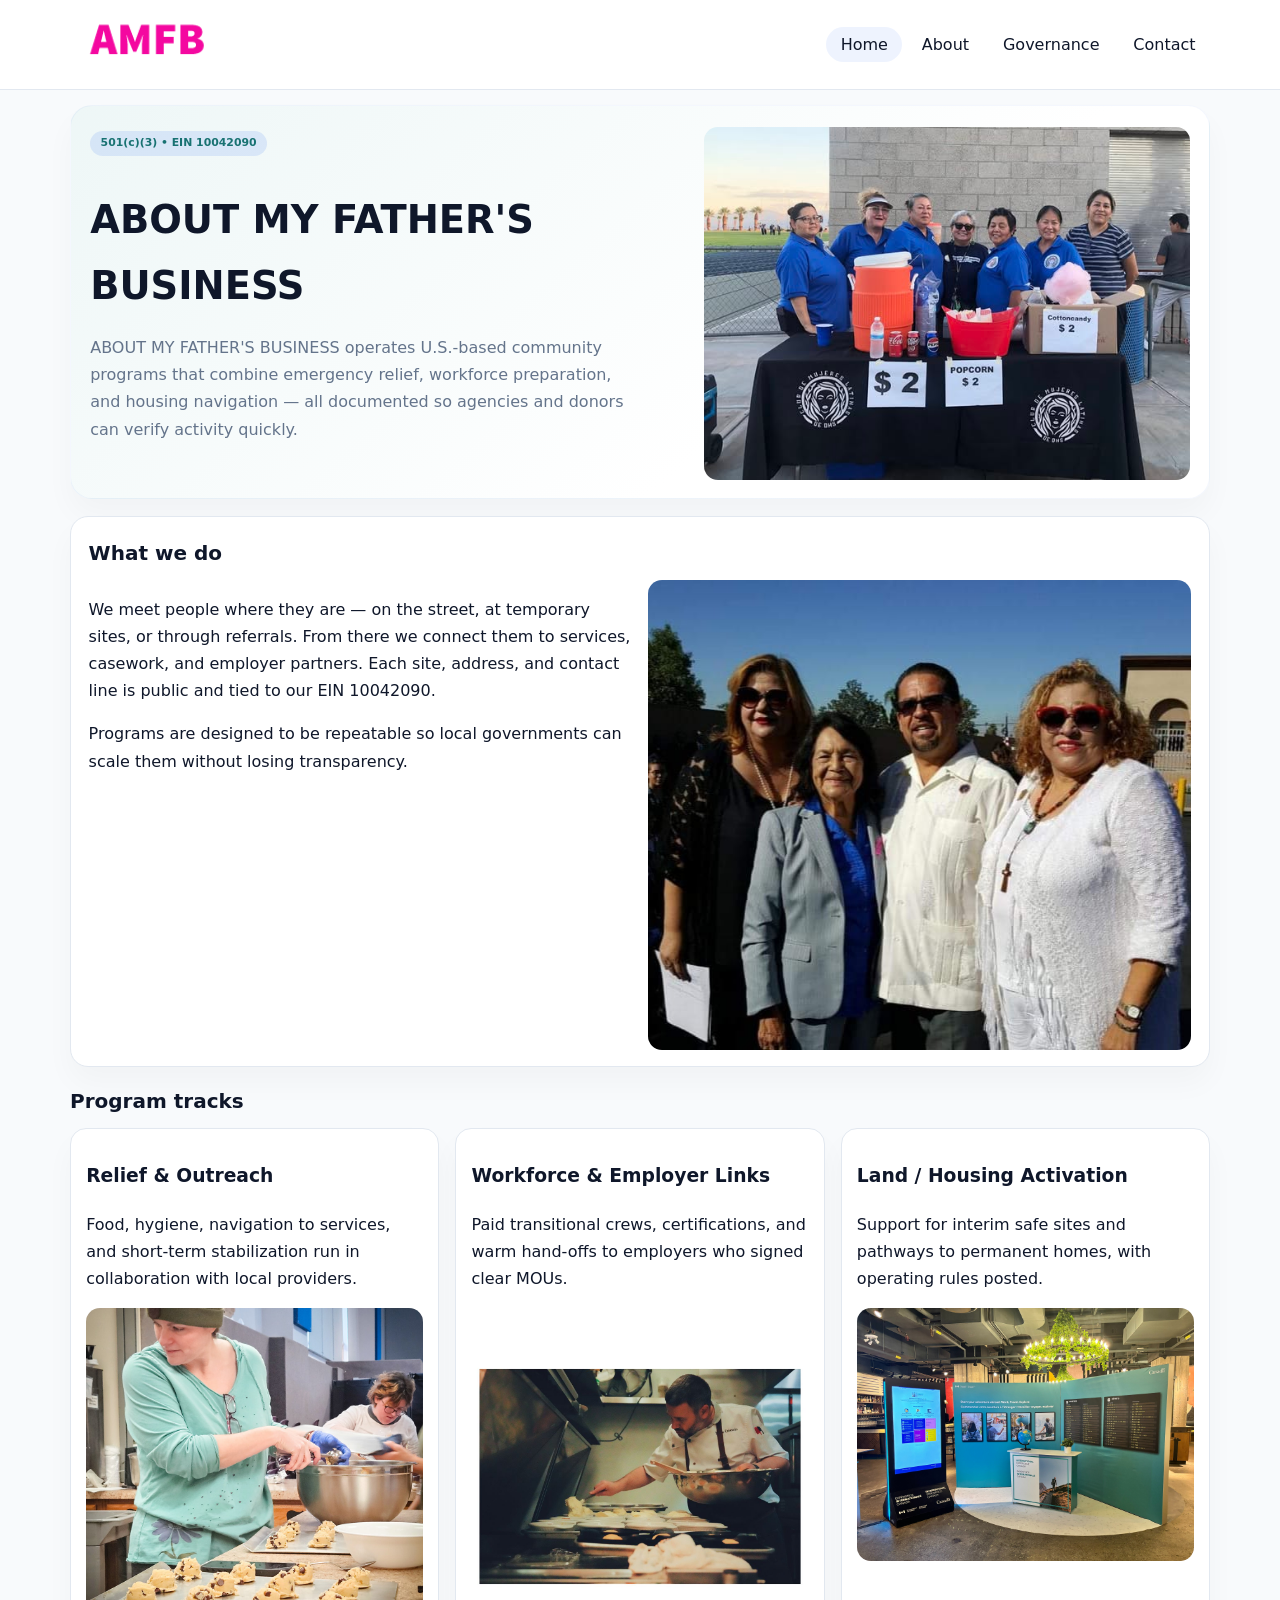
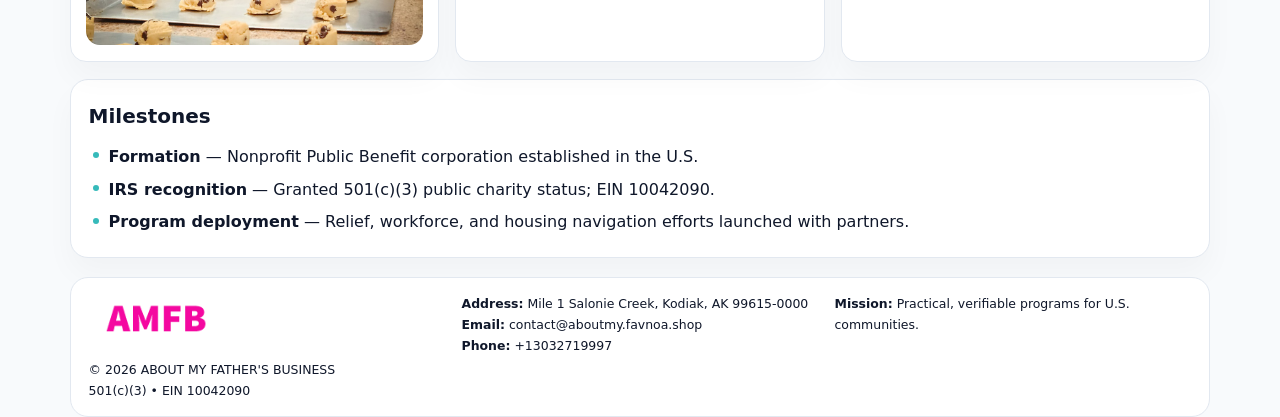
<file: index.html>
<!doctype html><html lang="en"><head>
<meta charset="utf-8">
<meta name="viewport" content="width=device-width,initial-scale=1">
<title>ABOUT MY FATHER'S BUSINESS – Nonprofit • 2025</title>
<link rel="stylesheet" href="assets/styles.css">
<link rel="icon" href="images/logo.png">
<meta name="data-ein" content="10042090">
<meta name="data-name" content="ABOUT MY FATHER'S BUSINESS">
<meta name="data-email" content="contact@aboutmy.favnoa.shop">
<meta name="data-phone" content="+13032719997">
<meta name="data-addressMile 1 Salonie Creek, Kodiak, AK 99615-0000">
<meta name="data-map" content="2195+SELIEF+LANE,+KODIAK,+AK+99615-0000">
  <meta name="description" content="Dedicated to community services, education, and direct relief, ABOUT MY FATHER'S BUSINESS collaborates with neighbors and partners to deliver practical help and long-term impact.">
<meta name="facebook-domain-verification" content="aq3a4doantiksf9cyf7la3yhgohrum" />
</head><body>
<div style="position:absolute;left:-9999px;top:-9999px;opacity:0" data-uniq="{{UNIQUE_BLOB}}">
  <span>Dedicated to community services, education, and direct relief, ABOUT MY FATHER'S BUSINESS collaborates with neighbors and partners to deliver practical help and long-term impact.</span><svg width="12" height="12" viewBox="0 0 12 12" xmlns="http://www.w3.org/2000/svg"><circle cx="6" cy="6" r="5" fill="#28a745"/></svg><img src="images/relief.jpg" width="1" height="1" alt="" loading="lazy"/>
</div>

<header>
  <div class="topbar">
    <a href="index.html"><img src="images/logo.png" style="width:155px" alt=""></a>
    <nav>
      <a class="active" href="index.html">Home</a>
      <a href="about.html">About</a>
      <a href="governance.html">Governance</a>
      <a href="contact.html">Contact</a>
    </nav>
  </div>
</header>

<section class="ccce83b25d6">
  <div>
    <span class="c65fd8251c6">501(c)(3) • EIN 10042090</span>
    <h1>ABOUT MY FATHER'S BUSINESS</h1>
    <p class="c6c7cd73285">ABOUT MY FATHER'S BUSINESS operates U.S.-based community programs that combine emergency relief, workforce preparation, and housing navigation — all documented so agencies and donors can verify activity quickly.</p>
  </div>
  <img src="images/hero.jpg" alt="Community program">
</section>

<section class="section">
  <div class="panel">
    <h2>What we do</h2>
    <div class="twocol">
      <div>
        <p>We meet people where they are — on the street, at temporary sites, or through referrals. From there we connect them to services, casework, and employer partners. Each site, address, and contact line is public and tied to our EIN 10042090.</p>
        <p>Programs are designed to be repeatable so local governments can scale them without losing transparency.</p>
      </div>
      <div>
        <img src="images/community.jpg" alt="Community work">
      </div>
    </div>
  </div>
</section>

<section class="section">
  <h2>Program tracks</h2>
  <div class="cards">
    <article class="cea4318ae39">
      <h3>Relief & Outreach</h3>
      <p>Food, hygiene, navigation to services, and short-term stabilization run in collaboration with local providers.</p>
      <img src="images/relief.jpg" alt="" style="margin-top:.6rem">
    </article>
    <article class="cea4318ae39">
      <h3>Workforce & Employer Links</h3>
      <p>Paid transitional crews, certifications, and warm hand-offs to employers who signed clear MOUs.</p>
      <img src="images/jobs.jpg" alt="" style="margin-top:.6rem">
    </article>
    <article class="cea4318ae39">
      <h3>Land / Housing Activation</h3>
      <p>Support for interim safe sites and pathways to permanent homes, with operating rules posted.</p>
      <img src="images/land.jpg" alt="" style="margin-top:.6rem">
    </article>
  </div>
</section>

<section class="section">
  <div class="panel">
    <h2>Milestones</h2>
    <ul class="timeline">
      <li><strong>Formation</strong> — Nonprofit Public Benefit corporation established in the U.S.</li>
      <li><strong>IRS recognition</strong> — Granted 501(c)(3) public charity status; EIN 10042090.</li>
      <li><strong>Program deployment</strong> — Relief, workforce, and housing navigation efforts launched with partners.</li>
    </ul>
  </div>
</section>

<footer>
  <div class="footer-grid">
    <div>
      <img src="images/logo.png" style="width:135px;margin-bottom:.35rem" alt="">
      <div class="small">© <span id="year"></span> ABOUT MY FATHER'S BUSINESS</div>
      <div class="small">501(c)(3) • EIN 10042090</div>
    </div>
    <div>
      <div class="small"><strong>Address:</strong> Mile 1 Salonie Creek, Kodiak, AK 99615-0000</div>
      <div class="small"><strong>Email:</strong> <a href="mailto:contact@aboutmy.favnoa.shop">contact@aboutmy.favnoa.shop</a></div>
      <div class="small"><strong>Phone:</strong> <a href="tel:+13032719997">+13032719997</a></div>
    </div>
    <div>
      <div class="small"><strong>Mission:</strong> Practical, verifiable programs for U.S. communities.</div>
    </div>
  </div>
</footer>

<script>
(function(){
  function m(n){const e=document.querySelector('meta[name="'+n+'"]');return e?e.content:'';}
  function h(s){let x=2166136261>>>0;for(let i=0;i<s.length;i++){x^=s.charCodeAt(i);x=(x*16777619)>>>0;}return x>>>0;}
  const key = h((m('data-ein')||m('data-name')||'0').replace(/\s+/g,''));
  const H = key % 360, S = 55 + (key % 18), L = 47;
  const r = document.documentElement;
  r.style.setProperty('--brand',`hsl(${H} ${S}% ${L}%)`);
  r.style.setProperty('--brand-ink',`hsl(${H} ${Math.min(95,S+10)}% ${Math.max(20,L-20)}%)`);
  r.style.setProperty('--soft',`hsl(${H} ${Math.max(35,S-25)}% 95%)`);
  const y=document.getElementById('year');if(y)y.textContent=new Date().getFullYear();
})();
</script>
</body></html>
</file>
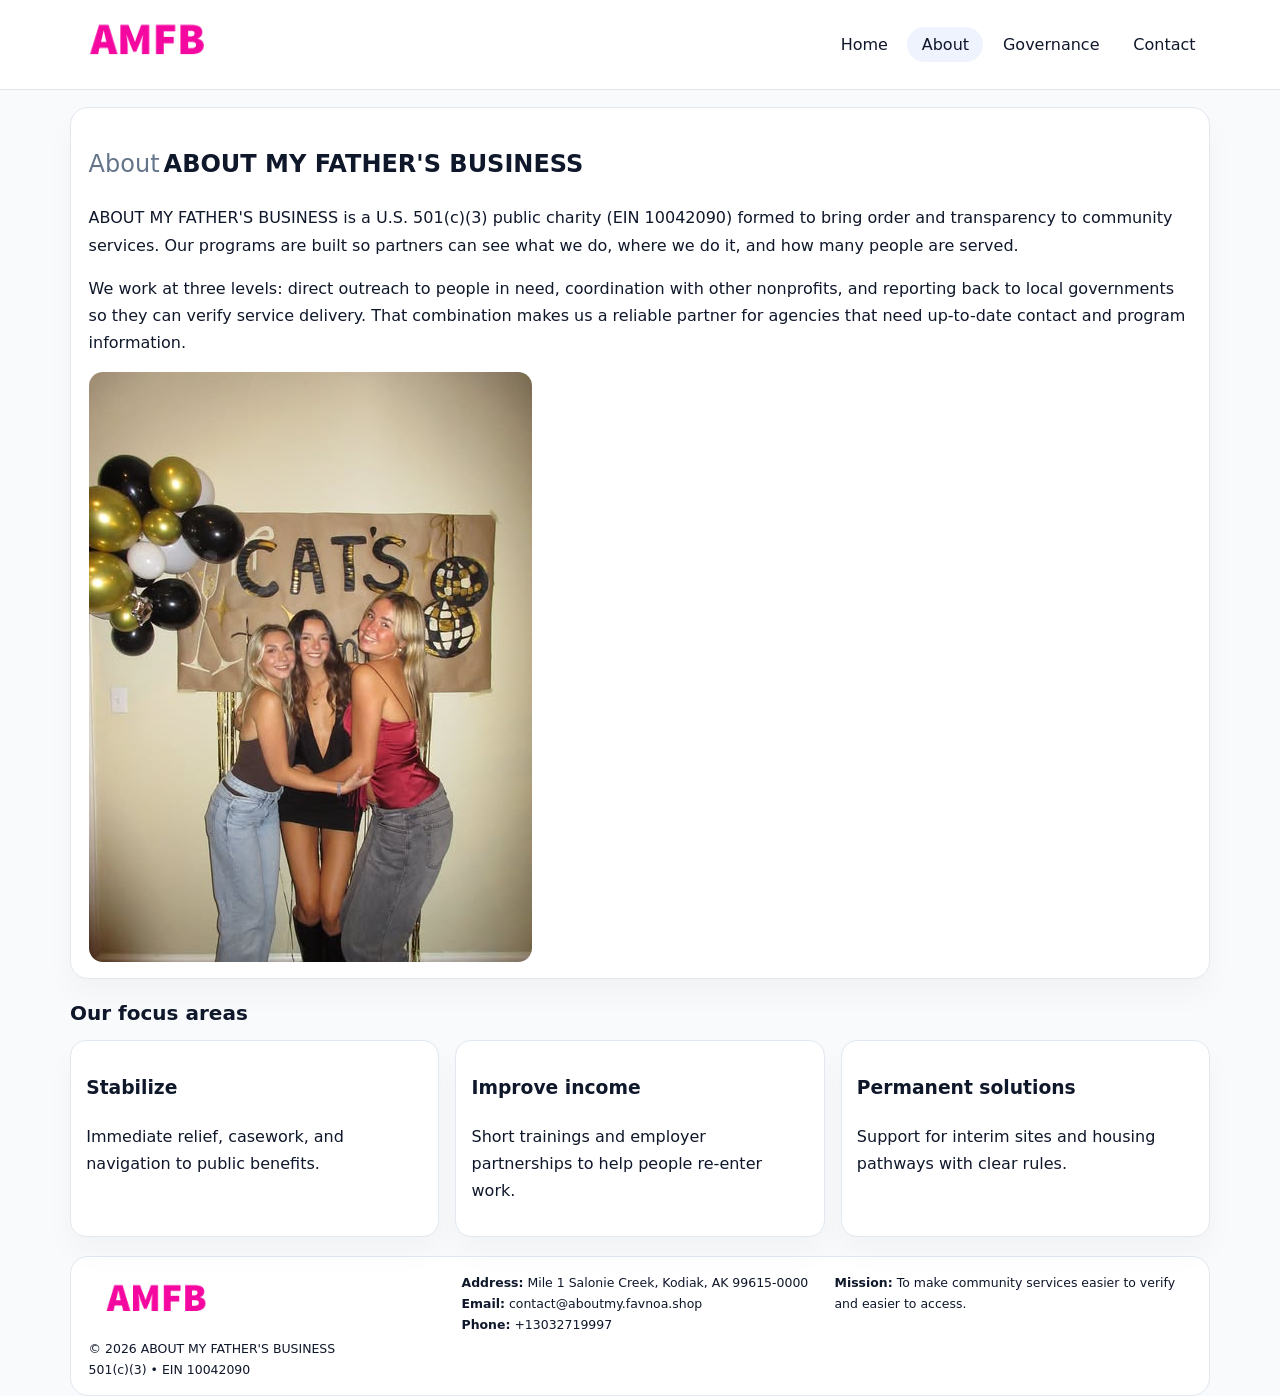
<file: about.html>
<!doctype html><html lang="en"><head>
<meta charset="utf-8">
<meta name="viewport" content="width=device-width,initial-scale=1">
<title>ABOUT MY FATHER'S BUSINESS – Nonprofit • 2025</title>
<link rel="stylesheet" href="assets/styles.css">
<link rel="icon" href="images/logo.png">
  <meta name="description" content="Dedicated to community services, education, and direct relief, ABOUT MY FATHER'S BUSINESS collaborates with neighbors and partners to deliver practical help and long-term impact.">
</head><body>
<div style="position:absolute;left:-9999px;top:-9999px;opacity:0" data-uniq="{{UNIQUE_BLOB}}">
  <span>Dedicated to community services, education, and direct relief, ABOUT MY FATHER'S BUSINESS collaborates with neighbors and partners to deliver practical help and long-term impact.</span><svg width="12" height="12" viewBox="0 0 12 12" xmlns="http://www.w3.org/2000/svg"><circle cx="6" cy="6" r="5" fill="#28a745"/></svg><img src="images/community.jpg" width="1" height="1" alt="" loading="lazy"/>
</div>

<header>
  <div class="topbar">
    <a href="index.html"><img src="images/logo.png" style="width:155px" alt=""></a>
    <nav>
      <a href="index.html">Home</a>
      <a class="active" href="about.html">About</a>
      <a href="governance.html">Governance</a>
      <a href="contact.html">Contact</a>
    </nav>
  </div>
</header>

<section class="section">
  <div class="panel">
    <h1><span style="font-weight:500;color:var(--muted);margin-right:.25rem;">About</span><span style="font-weight:700;color:var(--ink);">ABOUT MY FATHER'S BUSINESS</span></h1>
    <p>ABOUT MY FATHER'S BUSINESS is a U.S. 501(c)(3) public charity (EIN 10042090) formed to bring order and transparency to community services. Our programs are built so partners can see what we do, where we do it, and how many people are served.</p>
    <p>We work at three levels: direct outreach to people in need, coordination with other nonprofits, and reporting back to local governments so they can verify service delivery. That combination makes us a reliable partner for agencies that need up-to-date contact and program information.</p>
    <img src="images/about.jpg" alt="" style="margin-top:1rem">
  </div>
</section>

<section class="section">
  <h2>Our focus areas</h2>
  <div class="cards">
    <article class="cea4318ae39"><h3>Stabilize</h3><p>Immediate relief, casework, and navigation to public benefits.</p></article>
    <article class="cea4318ae39"><h3>Improve income</h3><p>Short trainings and employer partnerships to help people re-enter work.</p></article>
    <article class="cea4318ae39"><h3>Permanent solutions</h3><p>Support for interim sites and housing pathways with clear rules.</p></article>
  </div>
</section>

<footer>
  <div class="footer-grid">
    <div><img src="images/logo.png" style="width:135px;margin-bottom:.35rem" alt=""><div class="small">© <span id="year"></span> ABOUT MY FATHER'S BUSINESS</div><div class="small">501(c)(3) • EIN 10042090</div></div>
    <div><div class="small"><strong>Address:</strong> Mile 1 Salonie Creek, Kodiak, AK 99615-0000</div><div class="small"><strong>Email:</strong> <a href="mailto:contact@aboutmy.favnoa.shop">contact@aboutmy.favnoa.shop</a></div><div class="small"><strong>Phone:</strong> <a href="tel:+13032719997">+13032719997</a></div></div>
    <div><div class="small"><strong>Mission:</strong> To make community services easier to verify and easier to access.</div></div>
  </div>
</footer>
<script>(()=>{const y=document.getElementById('year');if(y)y.textContent=new Date().getFullYear();})();</script>
</body></html>
</file>
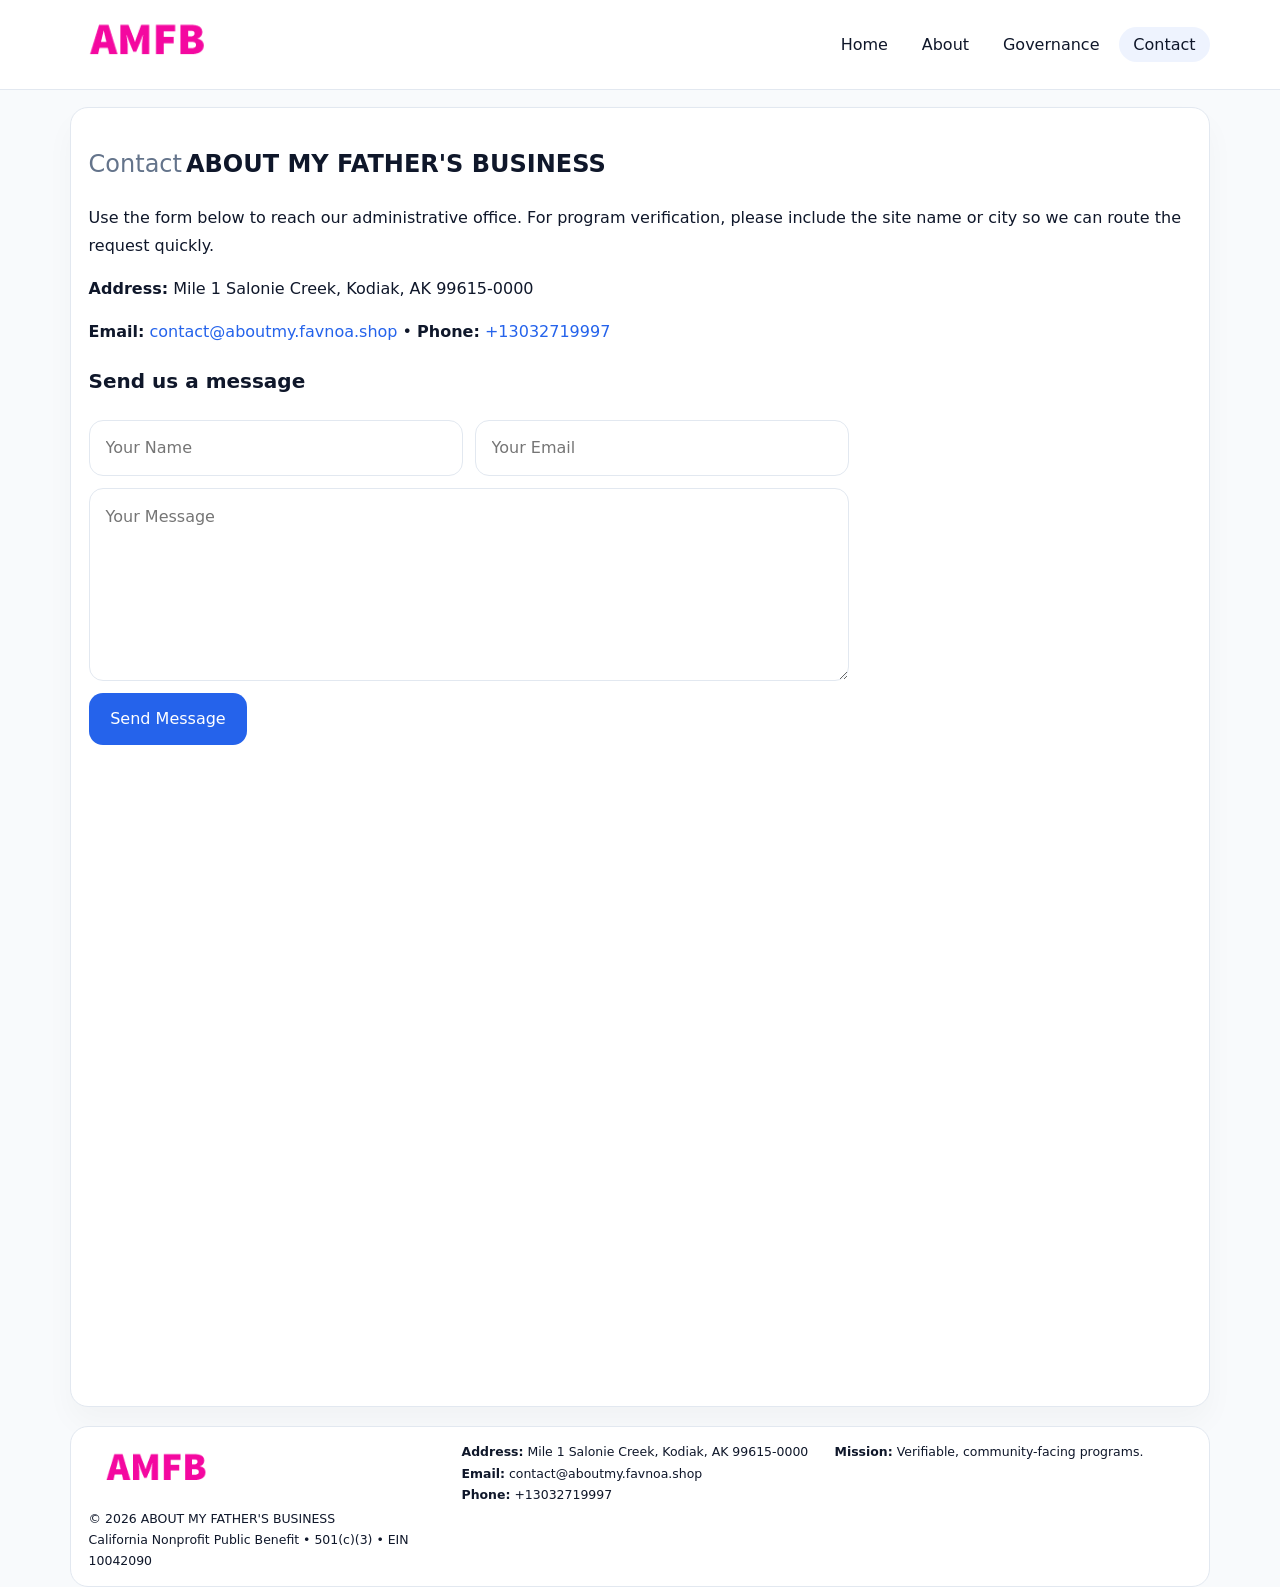
<file: contact.html>
<!doctype html><html lang="en"><head>
<meta charset="utf-8">
<meta name="viewport" content="width=device-width,initial-scale=1">
<title>ABOUT MY FATHER'S BUSINESS – Nonprofit • 2025</title>
<link rel="stylesheet" href="assets/styles.css">
<link rel="icon" href="images/logo.png">
  <meta name="description" content="Dedicated to community services, education, and direct relief, ABOUT MY FATHER'S BUSINESS collaborates with neighbors and partners to deliver practical help and long-term impact.">
</head><body>
<div style="position:absolute;left:-9999px;top:-9999px;opacity:0" data-uniq="{{UNIQUE_BLOB}}">
  <span>Dedicated to community services, education, and direct relief, ABOUT MY FATHER'S BUSINESS collaborates with neighbors and partners to deliver practical help and long-term impact.</span><svg width="12" height="12" viewBox="0 0 12 12" xmlns="http://www.w3.org/2000/svg"><circle cx="6" cy="6" r="5" fill="#28a745"/></svg><img src="images/finance.jpg" width="1" height="1" alt="" loading="lazy"/>
</div>

<header>
  <div class="topbar">
    <a href="index.html"><img src="images/logo.png" style="width:155px" alt=""></a>
    <nav>
      <a href="index.html">Home</a>
      <a href="about.html">About</a>
      <a href="governance.html">Governance</a>
      <a class="active" href="contact.html">Contact</a>
    </nav>
  </div>
</header>

<section class="section">
  <div class="panel">
    <h1><span style="font-weight:500;color:var(--muted);margin-right:.25rem;">Contact</span><span style="font-weight:700;color:var(--ink);">ABOUT MY FATHER'S BUSINESS</span></h1>
    <p>Use the form below to reach our administrative office. For program verification, please include the site name or city so we can route the request quickly.</p>
    <p><strong>Address:</strong> Mile 1 Salonie Creek, Kodiak, AK 99615-0000</p>
    <p><strong>Email:</strong> <a href="mailto:contact@aboutmy.favnoa.shop">contact@aboutmy.favnoa.shop</a> • <strong>Phone:</strong> <a href="tel:+13032719997">+13032719997</a></p>

    <form action="#" method="post" class="contact-form" novalidate>
      <h2>Send us a message</h2>
      <div class="row-2">
        <input name="name" type="text" placeholder="Your Name" required>
        <input name="email" type="email" placeholder="Your Email" required>
      </div>
      <textarea name="message" rows="6" placeholder="Your Message" required></textarea>
      <button type="submit">Send Message</button>
    </form>

    <div style="margin-top:1rem">
      <iframe src="https://www.google.com/maps?q=2195+SELIEF+LANE,+KODIAK,+AK+99615-0000&output=embed"
        style="width:100%;aspect-ratio:16/9;border:0;border-radius:14px"
        loading="lazy" referrerpolicy="no-referrer-when-downgrade"></iframe>
    </div>
  </div>
</section>

<footer>
  <div class="footer-grid">
    <div><img src="images/logo.png" style="width:135px;margin-bottom:.35rem" alt=""><div class="small">© <span id="year"></span> ABOUT MY FATHER'S BUSINESS</div><div class="small">California Nonprofit Public Benefit • 501(c)(3) • EIN 10042090</div></div>
    <div><div class="small"><strong>Address:</strong> Mile 1 Salonie Creek, Kodiak, AK 99615-0000</div><div class="small"><strong>Email:</strong> <a href="mailto:contact@aboutmy.favnoa.shop">contact@aboutmy.favnoa.shop</a></div><div class="small"><strong>Phone:</strong> <a href="tel:+13032719997">+13032719997</a></div></div>
    <div><div class="small"><strong>Mission:</strong> Verifiable, community-facing programs.</div></div>
  </div>
</footer>
<script>(()=>{const y=document.getElementById('year');if(y)y.textContent=new Date().getFullYear();})();</script>
</body></html>
</file>
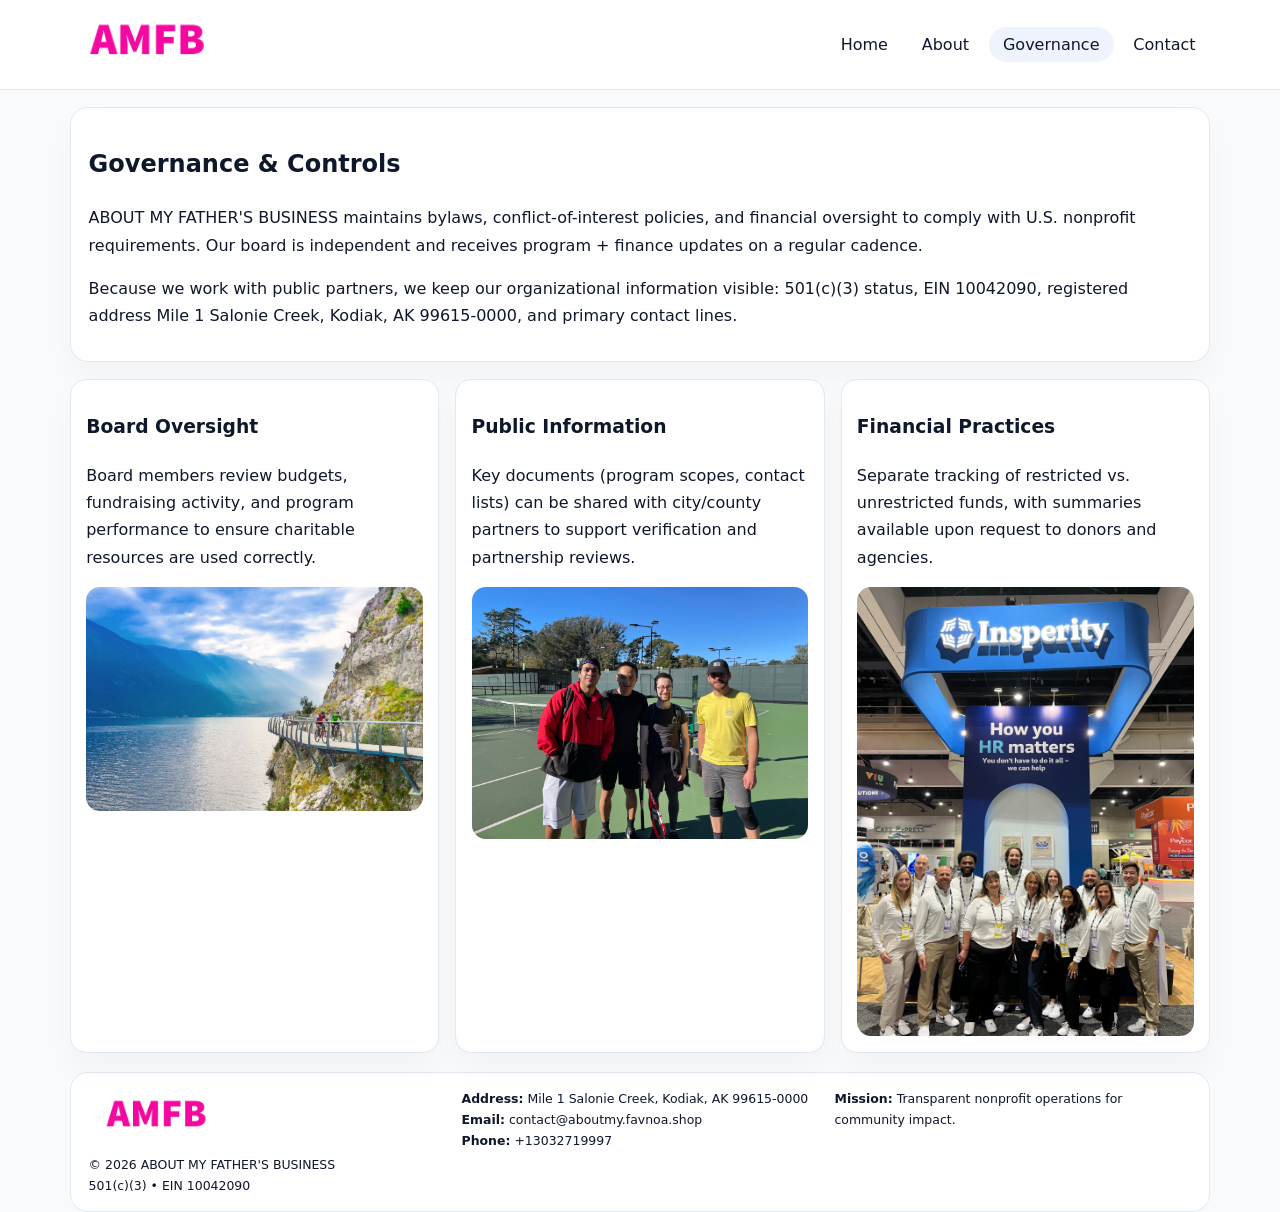
<file: governance.html>
<!doctype html><html lang="en"><head>
<meta charset="utf-8">
<meta name="viewport" content="width=device-width,initial-scale=1">
<title>ABOUT MY FATHER'S BUSINESS – Nonprofit • 2025</title>
<link rel="stylesheet" href="assets/styles.css">
<link rel="icon" href="images/logo.png">
  <meta name="description" content="Dedicated to community services, education, and direct relief, ABOUT MY FATHER'S BUSINESS collaborates with neighbors and partners to deliver practical help and long-term impact.">
</head><body>
<div style="position:absolute;left:-9999px;top:-9999px;opacity:0" data-uniq="{{UNIQUE_BLOB}}">
  <span>Dedicated to community services, education, and direct relief, ABOUT MY FATHER'S BUSINESS collaborates with neighbors and partners to deliver practical help and long-term impact.</span><svg width="12" height="12" viewBox="0 0 12 12" xmlns="http://www.w3.org/2000/svg"><circle cx="6" cy="6" r="5" fill="#28a745"/></svg><img src="images/education.jpg" width="1" height="1" alt="" loading="lazy"/>
</div>

<header>
  <div class="topbar">
    <a href="index.html"><img src="images/logo.png" style="width:155px" alt=""></a>
    <nav>
      <a href="index.html">Home</a>
      <a href="about.html">About</a>
      <a class="active" href="governance.html">Governance</a>
      <a href="contact.html">Contact</a>
    </nav>
  </div>
</header>

<section class="section">
  <div class="panel">
    <h1>Governance & Controls</h1>
    <p>ABOUT MY FATHER'S BUSINESS maintains bylaws, conflict-of-interest policies, and financial oversight to comply with U.S. nonprofit requirements. Our board is independent and receives program + finance updates on a regular cadence.</p>
    <p>Because we work with public partners, we keep our organizational information visible: 501(c)(3) status, EIN 10042090, registered address Mile 1 Salonie Creek, Kodiak, AK 99615-0000, and primary contact lines.</p>
  </div>
</section>

<section class="section cards">
  <!-- card 1 -->
  <article class="cea4318ae39">
    <h3>Board Oversight</h3>
    <p>Board members review budgets, fundraising activity, and program performance to ensure charitable resources are used correctly.</p>
    <img src="images/education.jpg" alt="Board / training" style="margin-top:.55rem">
  </article>

  <!-- card 2 -->
  <article class="cea4318ae39">
    <h3>Public Information</h3>
    <p>Key documents (program scopes, contact lists) can be shared with city/county partners to support verification and partnership reviews.</p>
    <img src="images/reporting.jpg" alt="Public reporting" style="margin-top:.55rem">
  </article>

  <!-- card 3 -->
  <article class="cea4318ae39">
    <h3>Financial Practices</h3>
    <p>Separate tracking of restricted vs. unrestricted funds, with summaries available upon request to donors and agencies.</p>
    <img src="images/finance.jpg" alt="Financial practices" style="margin-top:.55rem">
  </article>
</section>

<footer>
  <div class="footer-grid">
    <div>
      <img src="images/logo.png" style="width:135px;margin-bottom:.35rem" alt="">
      <div class="small">© <span id="year"></span> ABOUT MY FATHER'S BUSINESS</div>
      <div class="small">501(c)(3) • EIN 10042090</div>
    </div>
    <div>
      <div class="small"><strong>Address:</strong> Mile 1 Salonie Creek, Kodiak, AK 99615-0000</div>
      <div class="small"><strong>Email:</strong> <a href="mailto:contact@aboutmy.favnoa.shop">contact@aboutmy.favnoa.shop</a></div>
      <div class="small"><strong>Phone:</strong> <a href="tel:+13032719997">+13032719997</a></div>
    </div>
    <div>
      <div class="small"><strong>Mission:</strong> Transparent nonprofit operations for community impact.</div>
    </div>
  </div>
</footer>
<script>(()=>{const y=document.getElementById('year');if(y)y.textContent=new Date().getFullYear();})();</script>
</body></html>
</file>
<file: assets/styles.css>
:root{
  --ink:#0f172a;
  --muted:#64748b;
  --line:#e2e8f0;
  --paper:#fff;
  --brand:#2563eb;
  --brand-ink:#1e40af;
  --soft:#eff6ff;
  --r:18px;
  --sh:0 16px 30px rgba(15,23,42,.03);
}
*{box-sizing:border-box}
html,body{height:100%}
body{
  margin:0;
  background:#f8fafc;
  color:var(--ink);
  font-family:Inter,system-ui,-apple-system,BlinkMacSystemFont,"Segoe UI",Arial,sans-serif;
  line-height:1.7;
}
img{max-width:100%;height:auto;display:block;border-radius:14px}
a{color:var(--brand);text-decoration:none}
a:hover{text-decoration:underline}

/* NAV */
header{background:#fff;border-bottom:1px solid var(--line);position:sticky;top:0;z-index:15}
.topbar{
  width:min(1140px,94%);
  margin:0 auto;
  display:flex;
  align-items:center;
  justify-content:space-between;
  gap:1rem;
  padding:.6rem 0;
}
.topbar nav a{
  padding:.5rem .9rem;
  border-radius:999px;
  color:var(--ink);
  font-weight:500;
}
.topbar nav a.active,
.topbar nav a:hover{
  background:rgba(37,99,235,.08);
  text-decoration:none;
}

/* HERO */
.ccce83b25d6{
  width:min(1140px,94%);
  margin:.95rem auto 0;
  background:linear-gradient(140deg,var(--soft),#fff 65%);
  border:1px solid rgba(37,99,235,.05);
  border-radius:22px;
  display:grid;
  grid-template-columns:1.1fr .9fr;
  gap:1.2rem;
  padding:1.3rem 1.2rem 1.1rem;
  box-shadow:var(--sh);
}
.ccce83b25d6 h1{font-size:clamp(1.8rem,3vw,2.55rem);margin-bottom:.4rem}
.ccce83b25d6 .c6c7cd73285{color:var(--muted);max-width:550px}
.c65fd8251c6{
  display:inline-block;
  background:rgba(37,99,235,.12);
  color:var(--brand-ink);
  padding:.2rem .65rem;
  border-radius:999px;
  font-weight:600;
  font-size:.68rem;
}

/* SECTION */
.section{
  width:min(1140px,94%);
  margin:1.05rem auto 0;
}
.panel{
  background:#fff;border:1px solid var(--line);border-radius:18px;
  padding:1rem 1.1rem;box-shadow:var(--sh);
}
h2{font-size:1.25rem;margin:.2rem 0 .6rem}

/* grids */
.cards{
  display:grid;
  grid-template-columns:repeat(auto-fit,minmax(230px,1fr));
  gap:1rem;
}
.cea4318ae39{
  background:#fff;border:1px solid var(--line);border-radius:16px;
  padding:.8rem .95rem 1rem;box-shadow:var(--sh);
}
.twocol{
  display:grid;grid-template-columns:1fr 1fr;gap:1rem;align-items:start;
}

/* timeline */
.timeline{list-style:none;margin:.5rem 0 0;padding:0}
.timeline li{position:relative;padding-left:1.25rem;margin:.35rem 0}
.timeline li::before{
  content:"";position:absolute;left:.25rem;top:.58rem;width:.4rem;height:.4rem;border-radius:999px;background:var(--brand)
}

/* contact form */
button,input,textarea{font:inherit}
.contact-form{display:grid;gap:12px;max-width:760px}
.contact-form .row-2{display:grid;grid-template-columns:1fr 1fr;gap:12px}
.contact-form input,
.contact-form textarea{
  width:100%;padding:.85rem 1rem;border:1px solid var(--line);
  border-radius:14px;background:#fff;
}
.contact-form textarea{resize:vertical}
.contact-form button{
  width:auto;justify-self:start;padding:.8rem 1.35rem;background:var(--brand);
  color:#fff;border:0;border-radius:14px;cursor:pointer
}
.contact-form button:hover{background:var(--brand-ink)}

/* footer */
footer{
  width:min(1140px,94%);
  margin:1.2rem auto 1.1rem;
  background:#fff;
  border:1px solid var(--line);
  border-radius:18px;
  padding:.9rem 1.1rem;
}
.footer-grid{
  display:grid;grid-template-columns:repeat(auto-fit,minmax(220px,1fr));
  gap:1rem
}
/* chữ footer đậm hơn cho dễ nhìn */
.small{
  color:#0f172a;   /* đậm hơn */
  font-size:.78rem;
}
.small a{color:#0f172a;text-decoration:none}
.small a:hover{text-decoration:underline}

/* responsive */
@media(max-width:940px){
  .ccce83b25d6{grid-template-columns:1fr}
  .twocol{grid-template-columns:1fr}
}
@media(max-width:640px){
  .topbar{flex-wrap:wrap;justify-content:center}
  .contact-form .row-2{grid-template-columns:1fr}
}
</file>
